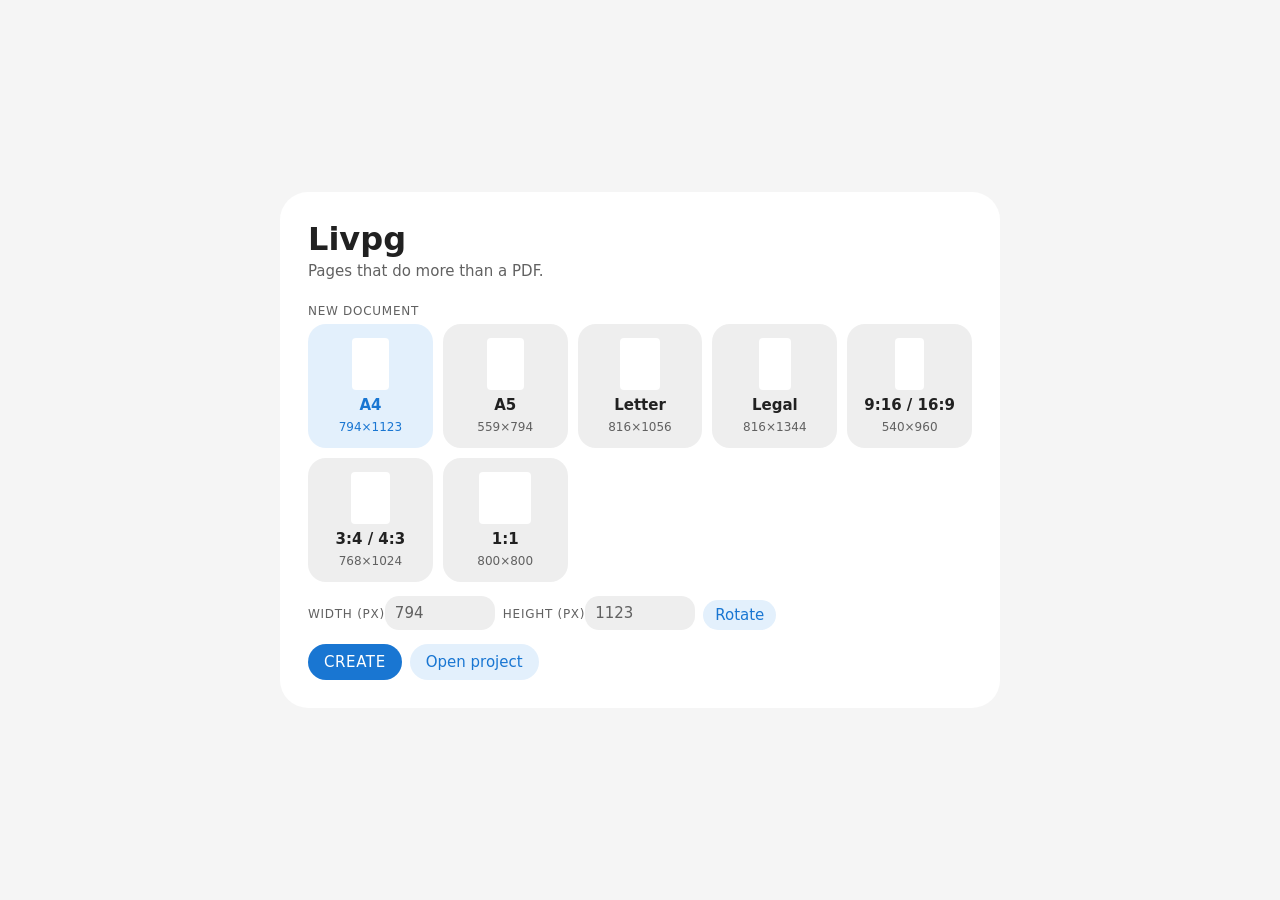
<file: index.html>
<!doctype html>
<html lang="en" dir="ltr">
  <head>
    <meta charset="utf-8" />
    <meta name="viewport" content="width=device-width,initial-scale=1" />
    <title>Livpg</title>
    <link rel="stylesheet" href="css/theme.css" />
    <link rel="stylesheet" href="css/layout.css" />
    <link rel="stylesheet" href="css/components.css" />
    <link rel="stylesheet" href="css/home.css" />
  </head>
  <body>
    <!-- Editor shell: app bar, dock (add elements), stage (page), properties panel. Scripts below are plain (no build step). -->
    <header id="tb" aria-label="Editor toolbar">
      <div class="toolbar-brand"><button class="icon-button" data-k="home" data-icon="home" aria-label="Home" title="Home"></button><b class="ttl">Livpg</b></div>
      <div class="toolbar-actions">
        <div class="toolbar-group" role="group" aria-label="Editing">
          <button class="icon-button" data-k="undo" data-icon="undo" aria-label="Undo" title="Undo" disabled></button>
          <button class="icon-button" data-k="redo" data-icon="redo" aria-label="Redo" title="Redo" disabled></button>
          <button class="icon-button" data-k="multi" data-icon="select" aria-label="Select multiple" title="Select multiple" aria-pressed="false"></button>
        </div>
        <div class="toolbar-group" role="group" aria-label="Zoom">
          <button class="icon-button" data-k="zo" data-icon="minus" aria-label="Zoom out" title="Zoom out"></button>
          <button class="icon-button" data-k="zf" data-icon="fitWidth" aria-label="Fit width" title="Fit width" aria-pressed="false"></button>
          <button class="icon-button" data-k="zi" data-icon="plus" aria-label="Zoom in" title="Zoom in"></button>
        </div>
        <div class="toolbar-group" role="group" aria-label="Preview">
          <button class="icon-button" data-k="pc" data-icon="desktop" aria-label="Desktop preview" title="Desktop preview"></button>
          <button class="icon-button" data-k="ph" data-icon="phone" aria-label="Phone preview" title="Phone preview"></button>
        </div>
        <div class="toolbar-group" role="group" aria-label="Project">
          <button class="icon-button" data-k="op" data-icon="open" aria-label="Open project" title="Open project"></button>
          <button class="icon-button" data-k="th" data-icon="theme" aria-label="Toggle theme" title="Toggle theme"></button>
        </div>
      </div>
      <span id="save-status" role="status" aria-live="polite"></span>
      <button class="toolbar-export" data-k="ex" aria-label="Export HTML" title="Export HTML"><span data-export-icon></span><span>Export</span></button>
    </header>
    <main id="mid">
      <nav id="dock"></nav>
      <section id="cen">
        <div id="st">
          <div id="pw"><div id="pg"></div></div>
        </div>
        <div id="tabs">
          <div class="seg" id="seg"><i id="lens"></i></div>
          <div class="page-order" role="group" aria-label="Reorder current page">
            <button class="icon-button" data-k="page-prev" aria-label="Move page earlier" title="Move page earlier">←</button>
            <button class="icon-button" data-k="page-next" aria-label="Move page later" title="Move page later">→</button>
          </div>
          <button data-k="np">+ Page</button><button data-k="dp" class="dg">Delete</button>
        </div>
      </section>
      <aside id="pn"></aside>
    </main>
    <dialog id="dl">
      <h3 id="dh"></h3>
      <input id="du" dir="ltr" placeholder="Paste link here" />
      <div class="bt">
        <button id="dg" class="pb">Add link</button><button id="df">Choose file</button
        ><button id="dx">Cancel</button>
      </div>
    </dialog>
    <dialog id="shape-dialog" aria-labelledby="shape-title">
      <h3 id="shape-title">Add shape</h3>
      <div class="shape-grid">
        <button data-k="shape-rect"><span aria-hidden="true">▭</span>Rectangle</button>
        <button data-k="shape-ellipse"><span aria-hidden="true">◯</span>Ellipse</button>
        <button data-k="shape-triangle"><span aria-hidden="true">△</span>Triangle</button>
        <button data-k="shape-diamond"><span aria-hidden="true">◇</span>Diamond</button>
        <button data-k="shape-line"><span aria-hidden="true">╱</span>Line</button>
        <button data-k="shape-arrow"><span aria-hidden="true">→</span>Arrow</button>
      </div>
      <div class="bt"><button data-k="shape-close">Cancel</button></div>
    </dialog>
    <div id="pv" hidden><button class="pb" id="cl">Close</button><iframe id="fr"></iframe></div>
    <section id="home" hidden>
      <div class="hcard">
        <h1>Livpg</h1>
        <p class="mu">Pages that do more than a PDF.</p>
        <h4>New document</h4>
        <div id="sizes" class="sizes"></div>
        <div class="row hsize">
          <label>Width (px)<input id="cw" type="number" min="200" max="3000" /></label>
          <label>Height (px)<input id="ch" type="number" min="200" max="3000" /></label>
          <button id="orient">Rotate</button>
        </div>
        <div class="bt">
          <button class="pb" id="hnew">Create</button>
          <button id="hopen">Open project</button>
          <button id="hback" hidden>Back to editor</button>
        </div>
      </div>
    </section>
    <script src="js/state.js"></script>
    <script src="js/icons.js"></script>
    <script src="js/render.js"></script>
    <script src="js/limits.js"></script>
    <script src="js/theme.js"></script>
    <script src="js/history.js"></script>
    <script src="js/stage.js"></script>
    <script src="js/media.js"></script>
    <script src="js/drawing.js"></script>
    <script src="js/rich-text.js"></script>
    <script src="js/alignment.js"></script>
    <script src="js/constraints.js"></script>
    <script src="js/background.js"></script>
    <script src="js/ai-prompt.js"></script>
    <script src="js/selection.js"></script>
    <script src="js/panel.js"></script>
    <script src="js/interactions.js"></script>
    <script src="js/viewer-template.js"></script>
    <script src="js/exporter.js"></script>
    <script src="js/project.js"></script>
    <script src="js/home.js"></script>
    <script src="js/clipboard.js"></script>
    <script src="js/app.js"></script>
  </body>
</html>
</file>
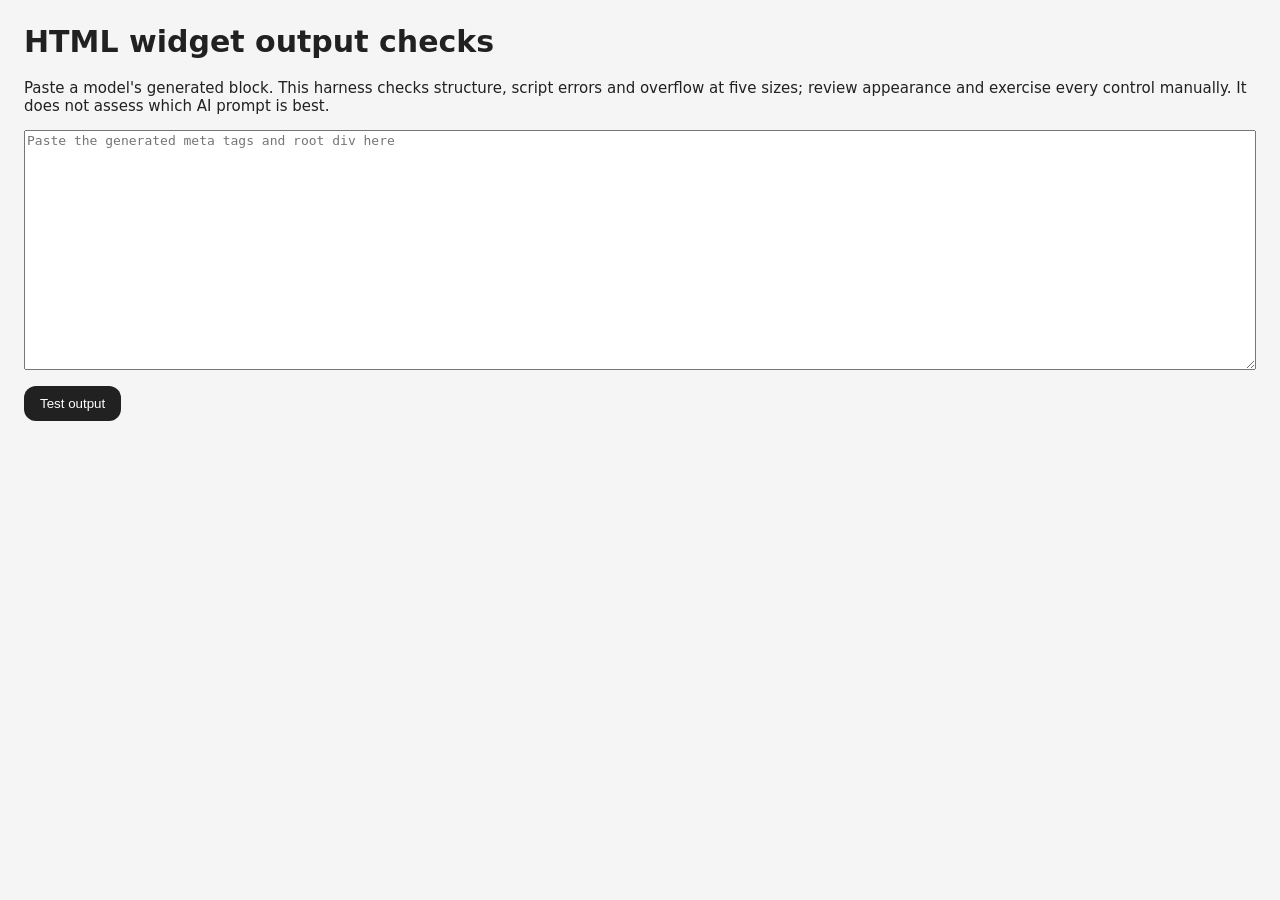
<file: tests/html-block-harness.html>
<!doctype html>
<html lang="en">
<meta charset="utf-8">
<meta name="viewport" content="width=device-width,initial-scale=1">
<title>Livpg HTML block checks</title>
<style>
  body{font:15px system-ui;margin:24px;background:#f5f5f5;color:#212121}textarea{box-sizing:border-box;width:100%;height:240px;font:13px monospace}button{padding:10px 16px;margin:12px 0;border:0;border-radius:12px;background:#212121;color:white}#cases{display:flex;flex-wrap:wrap;gap:20px}.case{overflow:auto;max-width:100%;padding:12px;background:white;border-radius:12px}iframe{display:block;border:0;background:#fff}pre{white-space:pre-wrap}.status{font-size:12px;max-width:400px}
</style>
<h1>HTML widget output checks</h1>
<p>Paste a model's generated block. This harness checks structure, script errors and overflow at five sizes; review appearance and exercise every control manually. It does not assess which AI prompt is best.</p>
<textarea id="code" aria-label="Generated HTML block" placeholder="Paste the generated meta tags and root div here"></textarea>
<button id="run">Test output</button>
<pre id="summary"></pre><div id="cases"></div>
<script src="../js/limits.js"></script>
<script>
/** Evaluates supplied output in isolated frames; generated scripts never run in this page. */
document.querySelector('#run').onclick = () => {
  const code = unwrapHTMLCode(document.querySelector('#code').value);
  const parsed = new DOMParser().parseFromString(code, 'text/html');
  const read = (name, fallback) => Math.max(40, Math.min(2000, +parsed.querySelector(`meta[name="livpg:${name}"]`)?.content || fallback));
  const width=read('width',400),height=read('height',300),minW=read('min-width',220),minH=read('min-height',160),maxW=read('max-width',800),maxH=read('max-height',600);
  const messages=[];
  const roots=[...parsed.body.children].filter(node=>!['META','STYLE','SCRIPT'].includes(node.tagName));
  messages.push(roots.length===1 && roots[0].tagName==='DIV' ? 'PASS: one visible root div' : 'FAIL: output must contain one root div');
  for(const name of ['width','height','min-width','min-height','max-width','max-height']) if(!parsed.querySelector(`meta[name="livpg:${name}"]`)) messages.push('FAIL: missing size hint '+name);
  if(parsed.querySelector('script[src],link[href],img[src^="http"],iframe,video[src^="http"]')) messages.push('REVIEW: external resource or nested iframe');
  document.querySelector('#summary').textContent=messages.join('\n');
  const container=document.querySelector('#cases');container.replaceChildren();
  for(const [label,w,h] of [['Initial',width,height],['Minimum',minW,minH],['Maximum',maxW,maxH],['Narrow/tall',minW,maxH],['Wide/short',maxW,minH]]) {
    const card=document.createElement('section');card.className='case';
    const heading=document.createElement('h3');heading.textContent=`${label}: ${w} × ${h}`;
    const status=document.createElement('p');status.className='status';status.textContent='Loading…';
    const frame=document.createElement('iframe');frame.setAttribute('sandbox','allow-scripts');frame.title=heading.textContent;frame.style.width=w+'px';frame.style.height=h+'px';
    const id=crypto.randomUUID();
    const before='<script>window.__widgetErrors=[];addEventListener("error",e=>__widgetErrors.push(e.message));addEventListener("unhandledrejection",()=>__widgetErrors.push("Unhandled promise rejection"));<\/script>';
    const after='<script>setTimeout(()=>{const root=[...document.body.children].find(e=>e.tagName==="DIV");parent.postMessage({id:'+JSON.stringify(id)+',errors:window.__widgetErrors,overflow:document.documentElement.scrollWidth>innerWidth+1||document.documentElement.scrollHeight>innerHeight+1||(root&&(root.scrollWidth>root.clientWidth+1||root.scrollHeight>root.clientHeight+1)),controls:document.querySelectorAll("button,input,select,textarea").length},"*")},500);<\/script>';
    const listener=event=>{if(event.source!==frame.contentWindow||event.data?.id!==id)return;status.textContent=(event.data.overflow?'FAIL: overflow. ':'PASS: frame fits. ')+(event.data.errors.length?'ERRORS: '+event.data.errors.join('; '):'No script errors. ')+event.data.controls+' controls: check behavior manually.';window.removeEventListener('message',listener)};
    window.addEventListener('message',listener);
    frame.srcdoc='<!doctype html><meta charset="utf-8"><meta name="viewport" content="width=device-width,initial-scale=1"><style>html,body{margin:0;width:100%;height:100%}</style>'+before+code+after;
    card.append(heading,status,frame);container.appendChild(card);
  }
};
</script>
</html>
</file>
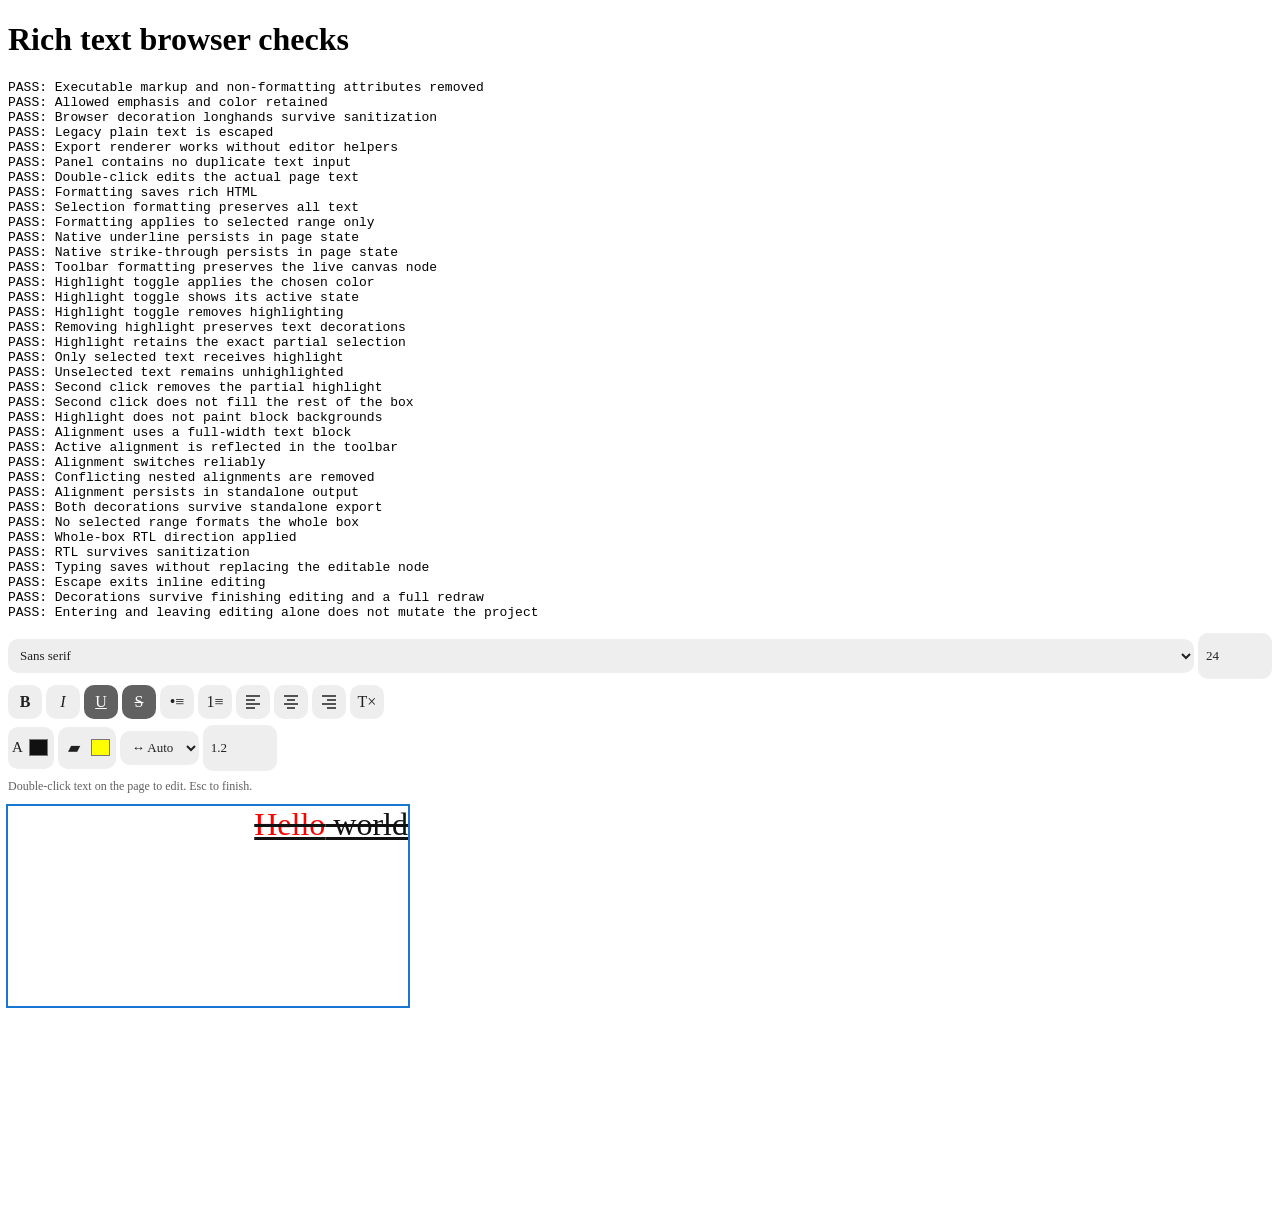
<file: tests/rich-text.html>
<!doctype html>
<html lang="en">
<meta charset="utf-8">
<title>Livpg rich text checks</title>
<link rel="stylesheet" href="../css/theme.css">
<link rel="stylesheet" href="../css/components.css">
<h1>Rich text browser checks</h1>
<pre id="results">Running…</pre>
<aside id="pn"></aside><div id="pg" style="position:relative;width:600px;height:400px"></div>
<script src="../js/state.js"></script>
<script src="../js/render.js"></script>
<script>
/** Test harness: isolate inline editing from the rest of the editor shell. */
let started = false;
function checkpoint() {}
function queueCheckpoint() {}
function stage() { finishTextEditing(); $('#pg').innerHTML = pageEls().map(renderElement).join(''); }
function renderPanel() { selectionPanelContext=currentSelectionContext(); $('#pn').innerHTML = richTextPanel(); mountRichText(selectedEl()); }
function isEditing(target) { return !!target.closest('[contenteditable="true"],input,textarea'); }
function draw() { stage(); renderPanel(); }
</script>
<script src="../js/drawing.js"></script>
<script src="../js/alignment.js"></script>
<script src="../js/constraints.js"></script>
<script src="../js/rich-text.js"></script>
<script src="../js/selection.js"></script>
<script src="../js/interactions.js"></script>
<script>
/** Exercises real browser selections, native decorations, canvas editing and saved output. */
try {
  const lines = [];
  function check(value, label) {
    if (!value) throw Error(label);
    lines.push('PASS: ' + label);
  }
  const dirty = '<b onclick="alert(1)">bold</b><script>alert(1)<\/script><img src=x onerror="alert(1)"><span style="color:red;position:fixed" title="bad">red</span><iframe srcdoc="bad"></iframe><svg onload="alert(1)"></svg>';
  const clean = cleanTextHTML(dirty);
  check(!/onclick|script|onerror|iframe|svg|position|title=/.test(clean), 'Executable markup and non-formatting attributes removed');
  check(clean.includes('<b>bold</b>') && clean.includes('color: red'), 'Allowed emphasis and color retained');
  const decorated = cleanTextHTML('<span style="text-decoration-line:underline line-through">decorated</span>');
  check(decorated.includes('underline') && decorated.includes('line-through'), 'Browser decoration longhands survive sanitization');
  const legacy = renderElement({ t:'txt', v:'<b>literal</b>\nnext', id:1, x:0,y:0,w:200,h:100 });
  check(legacy.includes('&lt;b>literal&lt;/b>'), 'Legacy plain text is escaped');
  const standalone = new Function('return (' + renderElement.toString() + ')')();
  check(standalone({t:'txt',rich:true,v:dirty,id:1,x:0,y:0,w:100,h:100}).includes('<b>bold</b>'), 'Export renderer works without editor helpers');
  P = [{e:[{t:'txt',v:'Hello world',id:1,x:0,y:0,w:400,h:200}]}]; sel=1;
  draw();
  check(!$('#pn').querySelector('[contenteditable],textarea'), 'Panel contains no duplicate text input');
  $('#pg .el').dispatchEvent(new MouseEvent('dblclick', {bubbles:true}));
  const editor = $('#text-editor');
  check(editor && $('#pg').contains(editor) && editor.isContentEditable, 'Double-click edits the actual page text');
  const range = document.createRange();
  range.setStart(editor.firstChild, 0); range.setEnd(editor.firstChild,5);
  window.getSelection().removeAllRanges(); window.getSelection().addRange(range);
  rememberTextRange();
  formatTextStyle('color', '#ff0000');
  check(selectedEl().rich && /color:/.test(selectedEl().v), 'Formatting saves rich HTML');
  check(editor.textContent === 'Hello world', 'Selection formatting preserves all text');
  check(editor.querySelector('span').textContent === 'Hello', 'Formatting applies to selected range only');
  textRange = null;
  formatTextCommand('underline');
  check(/underline/.test(selectedEl().v), 'Native underline persists in page state');
  textRange = null;
  formatTextCommand('strikeThrough');
  check(/line-through/.test(selectedEl().v), 'Native strike-through persists in page state');
  check($('#text-editor') === editor, 'Toolbar formatting preserves the live canvas node');
  textRange = null;
  toggleTextHighlight();
  let highlightedRange = document.createRange();
  highlightedRange.selectNodeContents(editor);
  check(hasTextHighlight(highlightedRange, editor), 'Highlight toggle applies the chosen color');
  check($('[data-highlight-toggle]').getAttribute('aria-pressed') === 'true', 'Highlight toggle shows its active state');
  textRange = null;
  toggleTextHighlight();
  highlightedRange.selectNodeContents(editor);
  check(!hasTextHighlight(highlightedRange, editor), 'Highlight toggle removes highlighting');
  check(/underline/.test(selectedEl().v) && /line-through/.test(selectedEl().v), 'Removing highlight preserves text decorations');
  // Regression: a partial highlight must toggle off without spreading to other text.
  const partial = textCharacterRange(editor, 0, 5);
  window.getSelection().removeAllRanges(); window.getSelection().addRange(partial);
  rememberTextRange();
  toggleTextHighlight();
  check(window.getSelection().toString() === 'Hello', 'Highlight retains the exact partial selection');
  check(hasTextHighlight(textCharacterRange(editor, 0, 5), editor), 'Only selected text receives highlight');
  check(!hasTextHighlight(textCharacterRange(editor, 6, 11), editor), 'Unselected text remains unhighlighted');
  toggleTextHighlight();
  check(!hasTextHighlight(textCharacterRange(editor, 0, 5), editor), 'Second click removes the partial highlight');
  check(!hasTextHighlight(textCharacterRange(editor, 6, 11), editor), 'Second click does not fill the rest of the box');
  check([...editor.querySelectorAll('div,p,ul,ol,li')].every(node => !node.style.backgroundColor), 'Highlight does not paint block backgrounds');
  formatTextCommand('justifyCenter');
  check(editor.firstElementChild.style.textAlign === 'center', 'Alignment uses a full-width text block');
  check($('[data-format="justifyCenter"]').getAttribute('aria-pressed') === 'true', 'Active alignment is reflected in the toolbar');
  editor.firstElementChild.querySelectorAll('span').forEach(span => span.style.textAlign = 'left');
  formatTextCommand('justifyRight');
  check(editor.firstElementChild.style.textAlign === 'right', 'Alignment switches reliably');
  check([...editor.firstElementChild.querySelectorAll('*')].every(node => !node.style.textAlign), 'Conflicting nested alignments are removed');
  check(standalone(selectedEl()).includes('text-align: right'), 'Alignment persists in standalone output');
  const exported = standalone(selectedEl());
  check(/underline/.test(exported) && /line-through/.test(exported), 'Both decorations survive standalone export');
  textRange = null;
  formatTextStyle('font-size', '32');
  check(editor.firstChild.style.fontSize === '32px', 'No selected range formats the whole box');
  formatTextStyle('direction', 'rtl');
  check(editor.firstChild.dir === 'rtl', 'Whole-box RTL direction applied');
  check(cleanTextHTML(selectedEl().v).includes('dir="rtl"'), 'RTL survives sanitization');
  editor.dispatchEvent(new Event('input', {bubbles:true}));
  check($('#text-editor') === editor, 'Typing saves without replacing the editable node');
  editor.dispatchEvent(new KeyboardEvent('keydown', {key:'Escape',bubbles:true}));
  check(!$('#pg [contenteditable]'), 'Escape exits inline editing');
  check(/underline/.test($('#pg').innerHTML) && /line-through/.test($('#pg').innerHTML), 'Decorations survive finishing editing and a full redraw');
  const before = JSON.stringify(P);
  beginTextEditing(selectedEl());
  finishTextEditing();
  check(JSON.stringify(P) === before, 'Entering and leaving editing alone does not mutate the project');
  $('#results').textContent = lines.join('\n');
} catch (error) {
  $('#results').textContent = 'FAIL: ' + error.stack;
}
</script>
</html>
</file>
<file: css/theme.css>
/* Livpg - Theme variables */
/* Light theme (default). Every colour is a variable. */
:root {
  --bg: #f5f5f5;
  --card: #fff;
  --tx: #212121;
  --mu: #616161;
  --disabled: #aaa;
  --scroll-thumb: #aaa;
  --ac: #1976d2;
  --on: #fff;
  --tint: #e3f0fc;
  --fld: #eee;
  --cv: #eee;
  --grid: #bdbdbd;
  --warn: #fff3e0;
  --red: #d32f2f;
  --redt: #fdecea;
  --sp: cubic-bezier(0.34, 1.56, 0.64, 1);
}
/* Dark theme: only overrides the variables. */
html[data-theme="dark"] {
  --bg: #121212;
  --card: #1e1e1e;
  --tx: #e8e8e8;
  --mu: #a3a3a3;
  --disabled: #606060;
  --scroll-thumb: #707070;
  --ac: #64b5f6;
  --on: #0d2438;
  --tint: #203447;
  --fld: #2a2a2a;
  --cv: #2a2a2a;
  --grid: #bdbdbd;
  --warn: #3b2c17;
  --red: #ef5350;
  --redt: #3f2524;
}
</file>
<file: css/layout.css>
/* Livpg - App layout (desktop + phone) */
/* Reset */
* {
  box-sizing: border-box;
}
[hidden] {
  display: none !important;
}
/* No page scroll: only the stage scrolls */
html,
body {
  overflow: hidden;
}
body {
  -webkit-user-select: none;
  user-select: none;
  -webkit-touch-callout: none;
}
input,
textarea {
  -webkit-user-select: text;
  user-select: text;
}
body {
  margin: 0;
  height: 100dvh;
  display: flex;
  flex-direction: column;
  gap: 12px;
  padding: 12px;
  background: var(--bg);
  color: var(--tx);
  font:
    15px Roboto,
    "Segoe UI",
    Tahoma,
    system-ui,
    sans-serif;
}
/* Compact grouped toolbar: neutral tools and a single accent export action. */
#tb {
  display: flex;
  gap: 12px;
  align-items: center;
  min-height: 64px;
  flex: none;
  background: var(--card);
  border-radius: 28px;
  padding: 8px 12px;
}
.toolbar-brand { display: flex; flex: none; align-items: center; gap: 8px; }
.ttl { font-size: 17px; letter-spacing: -0.03em; }
.toolbar-actions { display: flex; align-items: center; gap: 10px; min-width: 0; overflow-x: auto; scrollbar-width: thin; }
.toolbar-group { display: flex; flex: none; gap: 2px; padding: 3px; border-radius: 16px; background: var(--fld); }
#save-status { margin-inline-start: auto; flex: 0 1 125px; min-width: 0; font-size: 11px; line-height: 1.35; color: var(--mu); }
#tb .toolbar-export { flex: none; }
@media (max-width: 700px) {
  #tb { display: grid; grid-template-columns: auto 1fr auto; gap: 6px 10px; padding: 8px 10px; border-radius: 22px; }
  .toolbar-actions { grid-row: 2; grid-column: 1 / -1; width: 100%; }
  #save-status { text-align: end; font-size: 10px; }
  #tb .toolbar-export { grid-row: 1; grid-column: 3; }
}
/* Main area: dock | stage | properties panel */
#mid {
  flex: 1;
  min-height: 0;
  display: flex;
  gap: 12px;
}
/* Cards */
#dock,
#pn {
  background: var(--card);
  border-radius: 28px;
}
#dock {
  flex: none;
  padding: 10px;
  display: flex;
  flex-direction: column;
  gap: 4px;
  overflow: auto;
}
/* Dock tiles (icon + label) */
.tile {
  display: flex;
  flex-direction: column;
  align-items: center;
  gap: 4px;
  border-radius: 18px;
  padding: 10px 4px;
  min-width: 72px;
  background: none;
  color: var(--mu);
  font-size: 12px;
}
.tile svg {
  flex: none;
  width: 26px;
  height: 26px;
  fill: currentColor;
}
.tile:hover,
.tile:active {
  background: var(--tint);
  color: var(--ac);
}
/* Centre column: stage + page tabs */
#cen {
  flex: 1;
  min-width: 0;
  min-height: 0;
  display: flex;
  flex-direction: column;
  gap: 10px;
}
/* Stage: grey canvas holding the scaled page */
#st {
  flex: 1;
  min-height: 0;
  display: flex;
  overflow: auto;
  padding: 15px;
  background: var(--cv);
  border-radius: 18px;
}
#pw {
  margin: auto;
  flex: none;
  position: relative;
}
/* The page: its size is set per document by JS (fitStage), then scaled with transform */
#pg {
  background: #fff;
  position: absolute;
  left: 0;
  top: 0;
  transform-origin: 0 0;
  direction: ltr;
  overflow: hidden;
  border-radius: 4px;
}
#tabs {
  display: flex;
  gap: 8px;
  align-items: center;
}
#pn {
  flex: none;
  width: 290px;
  padding: 0;
  display: flex;
  flex-direction: column;
  min-height: 0;
  overflow: hidden;
  transition:
    width 0.35s cubic-bezier(0.2, 0.8, 0.2, 1),
    padding 0.35s cubic-bezier(0.2, 0.8, 0.2, 1),
    margin 0.35s cubic-bezier(0.2, 0.8, 0.2, 1),
    transform 0.35s cubic-bezier(0.2, 0.8, 0.2, 1);
}
/* Preview overlay */
#pv {
  position: fixed;
  inset: 0;
  z-index: 9;
  background: var(--bg);
  display: flex;
  flex-direction: column;
  align-items: center;
  justify-content: center;
  gap: 10px;
  padding: 12px;
}
/* Preview overlay */
#pv iframe {
  border: 0;
  border-radius: 18px;
  background: #fff;
  height: calc(100% - 56px);
  max-width: 100%;
}
/* Phone layout: dock at the bottom, panel expands above it */
@media (max-width: 900px) {
  #mid {
    flex-direction: column;
  }
  #cen {
    order: 1;
  }
  #dock {
    order: 3;
    flex-direction: row;
    padding: 6px;
  }
  .tile {
    flex: 1;
    min-width: 0;
  }
  #pn {
    order: 2;
    flex: none;
    width: auto;
    max-height: 0;
    padding: 0;
    transition:
      max-height 0.35s cubic-bezier(0.2, 0.8, 0.2, 1),
      padding 0.35s;
  }
  #pn.open {
    max-height: 38vh;
    padding: 0;
  }
}

/* Desktop: the Properties tile slides the panel out to the right; the stage takes its place */
@media (min-width: 901px) {
  #pn.hide {
    width: 0;
    padding: 0;
    margin-inline-start: -12px;
    transform: translateX(100%);
  }
}

/* Scroll properties independently while layer actions stay at the bottom edge. */
.panel-content { flex: 1; min-height: 0; overflow: auto; padding: 18px; }
.panel-footer {
  flex: none;
  display: flex;
  justify-content: space-between;
  gap: 8px;
  padding: 10px 12px;
  background: var(--fld);
}
@media (max-width: 900px) {
  #pn.open { height: 38vh; }
  .panel-content { padding: 14px; }
  .panel-footer { padding: 6px 12px; }
}


/* Keep added dock tools reachable without squeezing their touch targets. */
@media (max-width: 900px) {
  #dock .tile { flex: 1 0 60px; min-width: 60px; }
}
</file>
<file: css/components.css>
/* Livpg - Components: buttons, fields, sliders, page elements */
/* Buttons */
button,
input,
textarea {
  font: inherit;
  color: inherit;
}
button {
  border: 0;
  border-radius: 999px;
  padding: 9px 16px;
  background: var(--tint);
  color: var(--ac);
  font-weight: 500;
  cursor: pointer;
  transition:
    transform 0.3s var(--sp),
    background 0.2s,
    padding 0.2s,
    color 0.2s;
}
button:active {
  transform: scale(1.04);
}
:focus-visible {
  outline: 2px solid var(--ac);
  outline-offset: 2px;
}
/* Primary button (turns red and widens while pressed) */
.pb {
  background: var(--ac);
  color: var(--on);
  text-transform: uppercase;
  letter-spacing: 0.04em;
}
.pb:active {
  background: var(--red);
  color: #fff;
  padding-inline: 28px;
}
/* Page elements and resize handles */
.el {
  position: absolute;
  color: #111;
}
.el * {
  pointer-events: none;
}
#pg .el {
  cursor: move;
  touch-action: none;
}
.sl {
  outline: 2px solid var(--ac);
}
.el > *:not(.hd) {
  border-radius: inherit;
  overflow: hidden;
}
.hd {
  position: absolute;
  pointer-events: auto !important;
}
.hd.c {
  width: 22px;
  height: 22px;
  background: var(--ac);
  border-radius: 50%;
}
.hd[data-h="nw"] {
  left: -11px;
  top: -11px;
  cursor: nwse-resize;
}
.hd[data-h="se"] {
  right: -11px;
  bottom: -11px;
  cursor: nwse-resize;
}
.hd[data-h="ne"] {
  right: -11px;
  top: -11px;
  cursor: nesw-resize;
}
.hd[data-h="sw"] {
  left: -11px;
  bottom: -11px;
  cursor: nesw-resize;
}
.hd[data-h="n"],
.hd[data-h="s"] {
  left: 11px;
  right: 11px;
  height: 14px;
  cursor: ns-resize;
}
.hd[data-h="n"] {
  top: -7px;
}
.hd[data-h="s"] {
  bottom: -7px;
}
.hd[data-h="e"],
.hd[data-h="w"] {
  top: 11px;
  bottom: 11px;
  width: 14px;
  cursor: ew-resize;
}
.hd[data-h="e"] {
  right: -7px;
}
.hd[data-h="w"] {
  left: -7px;
}
.hd:not(.c)::after {
  content: "";
  position: absolute;
  left: 50%;
  top: 50%;
  width: 28px;
  height: 6px;
  margin: -3px -14px;
  background: var(--ac);
  border-radius: 99px;
}
.hd[data-h="e"]::after,
.hd[data-h="w"]::after {
  width: 6px;
  height: 28px;
  margin: -14px -3px;
}
/* Segmented page tabs with a sliding lens */
.seg {
  position: relative;
  display: flex;
  flex: 1;
  min-width: 0;
  overflow-x: auto;
  background: var(--fld);
  border-radius: 999px;
  padding: 4px;
  touch-action: none;
  scrollbar-width: none;
}
#lens {
  position: absolute;
  top: 4px;
  bottom: 4px;
  left: 0;
  width: 0;
  background: var(--ac);
  border-radius: 999px;
  transition:
    transform 0.4s var(--sp),
    width 0.3s;
}
.seg button {
  position: relative;
  flex: none;
  min-width: 42px;
  padding: 6px 12px;
  background: none;
  color: var(--tx);
  animation: pop 0.3s;
}
.seg button.on {
  color: var(--on);
}
/* Form labels and fields */
h4,
label {
  display: block;
  margin: 14px 0 6px;
  font-size: 12px;
  font-weight: 500;
  text-transform: uppercase;
  letter-spacing: 0.06em;
  color: var(--mu);
}
h4 {
  margin-top: 0;
}
input:not([type="range"]),
textarea {
  width: 100%;
  margin-top: 6px;
  padding: 11px 14px;
  border: 0;
  border-radius: 14px;
  background: var(--fld);
  outline: 0;
  font-size: 15px;
  text-transform: none;
  letter-spacing: 0;
}
input:not([type="range"]):focus,
textarea:focus {
  outline: 2px solid var(--ac);
}
/* Warning note */
.note {
  background: var(--warn);
  border-radius: 18px;
  padding: 12px 14px;
  margin: 14px 0;
  color: var(--tx);
}
/* Slider + number + reset row */
.row {
  display: flex;
  align-items: center;
  gap: 8px;
}
.row input[type="range"] {
  flex: 1;
  min-width: 0;
}
.row input[type="number"] {
  width: 72px;
  margin: 0;
  padding: 8px 10px;
}
.row button {
  padding: 6px 12px;
  text-transform: none;
  letter-spacing: 0;
}
.bt {
  display: flex;
  flex-wrap: wrap;
  gap: 8px;
  margin-top: 14px;
}
/* Sliders */
input[type="range"] {
  -webkit-appearance: none;
  appearance: none;
  width: 100%;
  height: 32px;
  margin: 4px 0;
  padding: 0;
  background: none;
  direction: ltr;
}
/* Sliders */
input[type="range"]::-webkit-slider-runnable-track {
  height: 14px;
  border-radius: 99px;
  background: linear-gradient(var(--ac), var(--ac)) 0 0 / var(--v, 50%) 100% no-repeat var(--fld);
}
/* Sliders */
input[type="range"]::-moz-range-track {
  height: 14px;
  border-radius: 99px;
  background: var(--fld);
}
/* Sliders */
input[type="range"]::-moz-range-progress {
  height: 14px;
  border-radius: 99px;
  background: var(--ac);
}
/* Sliders */
input[type="range"]::-webkit-slider-thumb {
  -webkit-appearance: none;
  width: 8px;
  height: 32px;
  margin-top: -9px;
  border: 0;
  border-radius: 99px;
  background: var(--ac);
  transition: transform 0.25s var(--sp);
  transform: scale(calc(var(--sx, 1) * var(--g, 1)), var(--g, 1));
}
/* Sliders */
input[type="range"]::-moz-range-thumb {
  width: 8px;
  height: 32px;
  border: 0;
  border-radius: 99px;
  background: var(--ac);
  transition: transform 0.25s var(--sp);
  transform: scale(calc(var(--sx, 1) * var(--g, 1)), var(--g, 1));
}
/* Sliders */
input[type="range"]:active {
  --g: 1.25;
}
/* Dialog */
dialog {
  border: 0;
  border-radius: 28px;
  padding: 22px;
  background: var(--card);
  color: var(--tx);
  width: min(92vw, 400px);
}
dialog::backdrop {
  background: #757575;
}
dialog[open] {
  animation: pop 0.3s;
}
/* Animations */
@keyframes pop {
  from {
    opacity: 0;
    filter: blur(6px);
    transform: scale(0.92);
  }
}
/* Respect reduced motion */
@media (prefers-reduced-motion: reduce) {
  *,
  ::before,
  ::after {
    animation: none !important;
    transition: none !important;
  }
}

/* Destructive actions: soft red fill, red text */
.dg {
  background: var(--redt);
  color: var(--red);
}
/* Compact text controls; labels remain available to assistive technology. */
.text-toolbar { display: grid; gap: 6px; }
.text-tools { display: flex; flex-wrap: wrap; align-items: center; gap: 4px; }
.text-tools button {
  display: inline-flex;
  align-items: center;
  justify-content: center;
  width: 34px;
  height: 34px;
  padding: 0;
  border-radius: 10px;
  font-size: 16px;
}
.text-tools button svg { width: 20px; height: 20px; fill: none; stroke: currentColor; stroke-width: 1.7; }
.text-tools select,
.text-tools input:not([type="color"]) {
  width: auto;
  min-width: 0;
  margin: 0;
  padding: 6px 8px;
  height: 34px;
  border: 0;
  border-radius: 10px;
  background: var(--fld);
  color: var(--tx);
  font: inherit;
  font-size: 13px;
}
.text-fonts select { flex: 1; }
.text-tools input[type="number"] { width: 58px; }
.text-color {
  display: flex;
  align-items: center;
  gap: 3px;
  height: 34px;
  margin: 0;
  padding: 4px;
  border-radius: 10px;
  background: var(--fld);
  color: var(--tx);
  font-size: 15px;
  text-transform: none;
}
.text-color input[type="color"] { width: 23px; height: 25px; margin: 0; padding: 0; border-radius: 5px; cursor: pointer; }
.text-hint { margin: 8px 0 12px; font-size: 12px; color: var(--mu); }
/* Inline text overrides the canvas drag and selection rules only while editing. */
#pg .el.text-editing { cursor: text; touch-action: auto; }
#pg .el.text-editing #text-editor,
#pg .el.text-editing #text-editor * {
  pointer-events: auto;
  -webkit-user-select: text;
  user-select: text;
  touch-action: auto;
  cursor: text;
}
#pg #text-editor {
  min-height: 100%;
  width: 100%;
  outline: none;
  overflow-wrap: anywhere;
}

/* Text formatting uses neutral controls in both themes, including pressed states. */
.text-tools button { background: var(--fld); color: var(--tx); }
.text-tools button:hover { background: var(--cv); }
.text-tools button[aria-pressed="true"] { background: var(--mu); color: var(--card); }
.text-color [data-highlight-toggle] { width: 24px; height: 25px; border-radius: 5px; }

/* Shared action icons and restrained toolbar states. */
.icon-button svg,
.toolbar-export svg,
.element-actions svg,
.panel-footer svg { width: 20px; height: 20px; fill: none; stroke: currentColor; stroke-width: 1.8; stroke-linecap: round; stroke-linejoin: round; flex: none; }
.icon-button { width: 36px; height: 36px; padding: 8px; display: inline-flex; align-items: center; justify-content: center; border-radius: 12px; background: none; color: var(--mu); }
.icon-button:hover { background: var(--card); color: var(--tx); }
.icon-button[aria-pressed="true"] { background: var(--mu); color: var(--card); }
.icon-button:disabled { color: var(--disabled); cursor: default; }
.icon-button:disabled:active { transform: none; }
.toolbar-export { display: inline-flex; align-items: center; gap: 7px; height: 40px; padding: 8px 14px; background: var(--ac); color: var(--on); border-radius: 14px; font-size: 13px; }
.toolbar-export > span:first-child { display: flex; }
#pn .bt { display: grid; grid-template-columns: repeat(auto-fit, minmax(100px, 1fr)); align-items: stretch; gap: 8px; }
#pn .bt button { min-width: 0; }
.element-actions button,
.panel-footer button { display: inline-flex; align-items: center; justify-content: center; gap: 6px; padding: 9px 10px; font-size: 12px; border-radius: 12px; }
.element-actions button:not(.dg) { background: var(--fld); color: var(--tx); }
.panel-footer button { flex: 1; background: var(--card); color: var(--mu); }
.panel-footer button:hover { color: var(--tx); }

/* Vector tools and compact shape choices. */
.shape-grid { display: grid; grid-template-columns: repeat(3, 1fr); gap: 8px; }
.shape-grid button { display: flex; flex-direction: column; align-items: center; gap: 5px; padding: 12px 6px; background: var(--fld); color: var(--tx); border-radius: 14px; font-size: 12px; }
.shape-grid button span { font-size: 30px; line-height: 1; }
.vector-settings { display: grid; grid-template-columns: repeat(2, minmax(0, 1fr)); gap: 8px; }
.vector-settings input[type="color"] { height: 40px; padding: 4px; }
.check-field { display: flex; align-items: center; gap: 8px; text-transform: none; letter-spacing: 0; }
.check-field input[type="checkbox"] { width: 18px; height: 18px; margin: 0; padding: 0; accent-color: var(--mu); }
#pg.drawing, #pg.drawing * { cursor: crosshair; touch-action: none; }
#pg.drawing .el { pointer-events: none; }
.ink-preview { position: absolute; inset: 0; pointer-events: none; }
.tile[aria-pressed="true"] { background: var(--fld); color: var(--tx); }

/* Alignment tools share the compact neutral icon style. */
.alignment-tools { display: grid; grid-template-columns: repeat(6, 1fr); gap: 4px; margin: 12px 0; }
.alignment-tools button { display: flex; align-items: center; justify-content: center; min-width: 0; height: 34px; padding: 6px; border-radius: 10px; background: var(--fld); color: var(--tx); }
.alignment-tools svg { width: 20px; height: 20px; fill: none; stroke: currentColor; stroke-width: 1.6; }
.alignment-tools button:disabled { color: var(--disabled); cursor: default; }
.alignment-tools.distribution { grid-template-columns: repeat(2, 1fr); }
#align-target { width: 100%; padding: 9px; border: 0; border-radius: 12px; background: var(--fld); color: var(--tx); font: inherit; }
.editor-grid { position: absolute; inset: 0; width: 100%; height: 100%; pointer-events: none; }

#bg-scope, #bg-fit, #ai-size { width: 100%; padding: 9px; border: 0; border-radius: 12px; background: var(--fld); color: var(--tx); font: inherit; }
#bg-color { height: 44px; padding: 4px; }

/* Thin gray scrollbar thumbs with clear tracks throughout the editor. */
* { scrollbar-width: thin; scrollbar-color: var(--scroll-thumb) transparent; }
*::-webkit-scrollbar { width: 7px; height: 7px; }
*::-webkit-scrollbar-track, *::-webkit-scrollbar-corner { background: transparent; }
*::-webkit-scrollbar-thumb { background: var(--scroll-thumb); border-radius: 999px; }
*::-webkit-scrollbar-thumb:hover { background: var(--mu); }
*::-webkit-scrollbar-button { display: none; }
.seg { scrollbar-width: thin; }
.page-order { display: flex; flex: none; gap: 2px; background: var(--fld); border-radius: 14px; padding: 2px; }
.seg button.page-dragging { background: var(--fld); color: var(--mu); }
.seg button.page-drop { background: var(--fld); color: var(--tx); }
@media (max-width: 600px) {
  #tabs { flex-wrap: wrap; gap: 6px; }
  #seg { flex-basis: 100%; }
}

.page-content { position: absolute; inset: 0; }
select[data-grid="mode"] { width: 100%; padding: 9px; border: 0; border-radius: 12px; background: var(--fld); color: var(--tx); font: inherit; }
#pn button[data-a="cp"]:disabled { background: var(--fld); color: var(--disabled); cursor: default; }
#pn button[data-a="cp"]:disabled:active { transform: none; }

/* Use WebKit's custom scrollbar path where supported: native color/width
   styling can otherwise override scrollbar-button rules and restore arrows. */
@supports selector(::-webkit-scrollbar) {
  *, .seg, .toolbar-actions { scrollbar-width: auto; scrollbar-color: auto; }
  *::-webkit-scrollbar { width: 7px; height: 7px; }
  *::-webkit-scrollbar-button,
  *::-webkit-scrollbar-button:single-button,
  *::-webkit-scrollbar-button:double-button {
    display: none !important;
    width: 0 !important;
    height: 0 !important;
    min-width: 0 !important;
    min-height: 0 !important;
    padding: 0 !important;
    border: 0 !important;
    background: transparent !important;
  }
}
</file>
<file: css/home.css>
/* Livpg - Home screen */
#home {
  position: fixed;
  inset: 0;
  z-index: 20;
  display: flex;
  padding: 16px;
  overflow: auto;
  background: var(--bg);
}
.hcard {
  width: min(100%, 720px);
  margin: auto;
  padding: 28px;
  border-radius: 28px;
  background: var(--card);
  animation: pop 0.3s;
}
.hcard h1 {
  margin: 0;
  font-size: 32px;
}
.mu {
  margin: 4px 0 24px;
  color: var(--mu);
}
.sizes {
  display: grid;
  grid-template-columns: repeat(auto-fill, minmax(104px, 1fr));
  gap: 10px;
}
.size {
  display: flex;
  flex-direction: column;
  align-items: center;
  gap: 6px;
  padding: 14px 8px;
  border-radius: 18px;
  background: var(--fld);
  color: var(--tx);
}
.size i {
  display: block;
  height: 52px;
  border-radius: 4px;
  background: var(--card);
}
.size span {
  font-size: 12px;
  color: var(--mu);
}
.size.on {
  background: var(--tint);
  color: var(--ac);
}
.size.on span {
  color: var(--ac);
}
.hsize {
  align-items: flex-end;
  margin-top: 14px;
}
.hsize label {
  margin: 0;
}
.hsize input[type="number"] {
  width: 110px;
}
</file>
